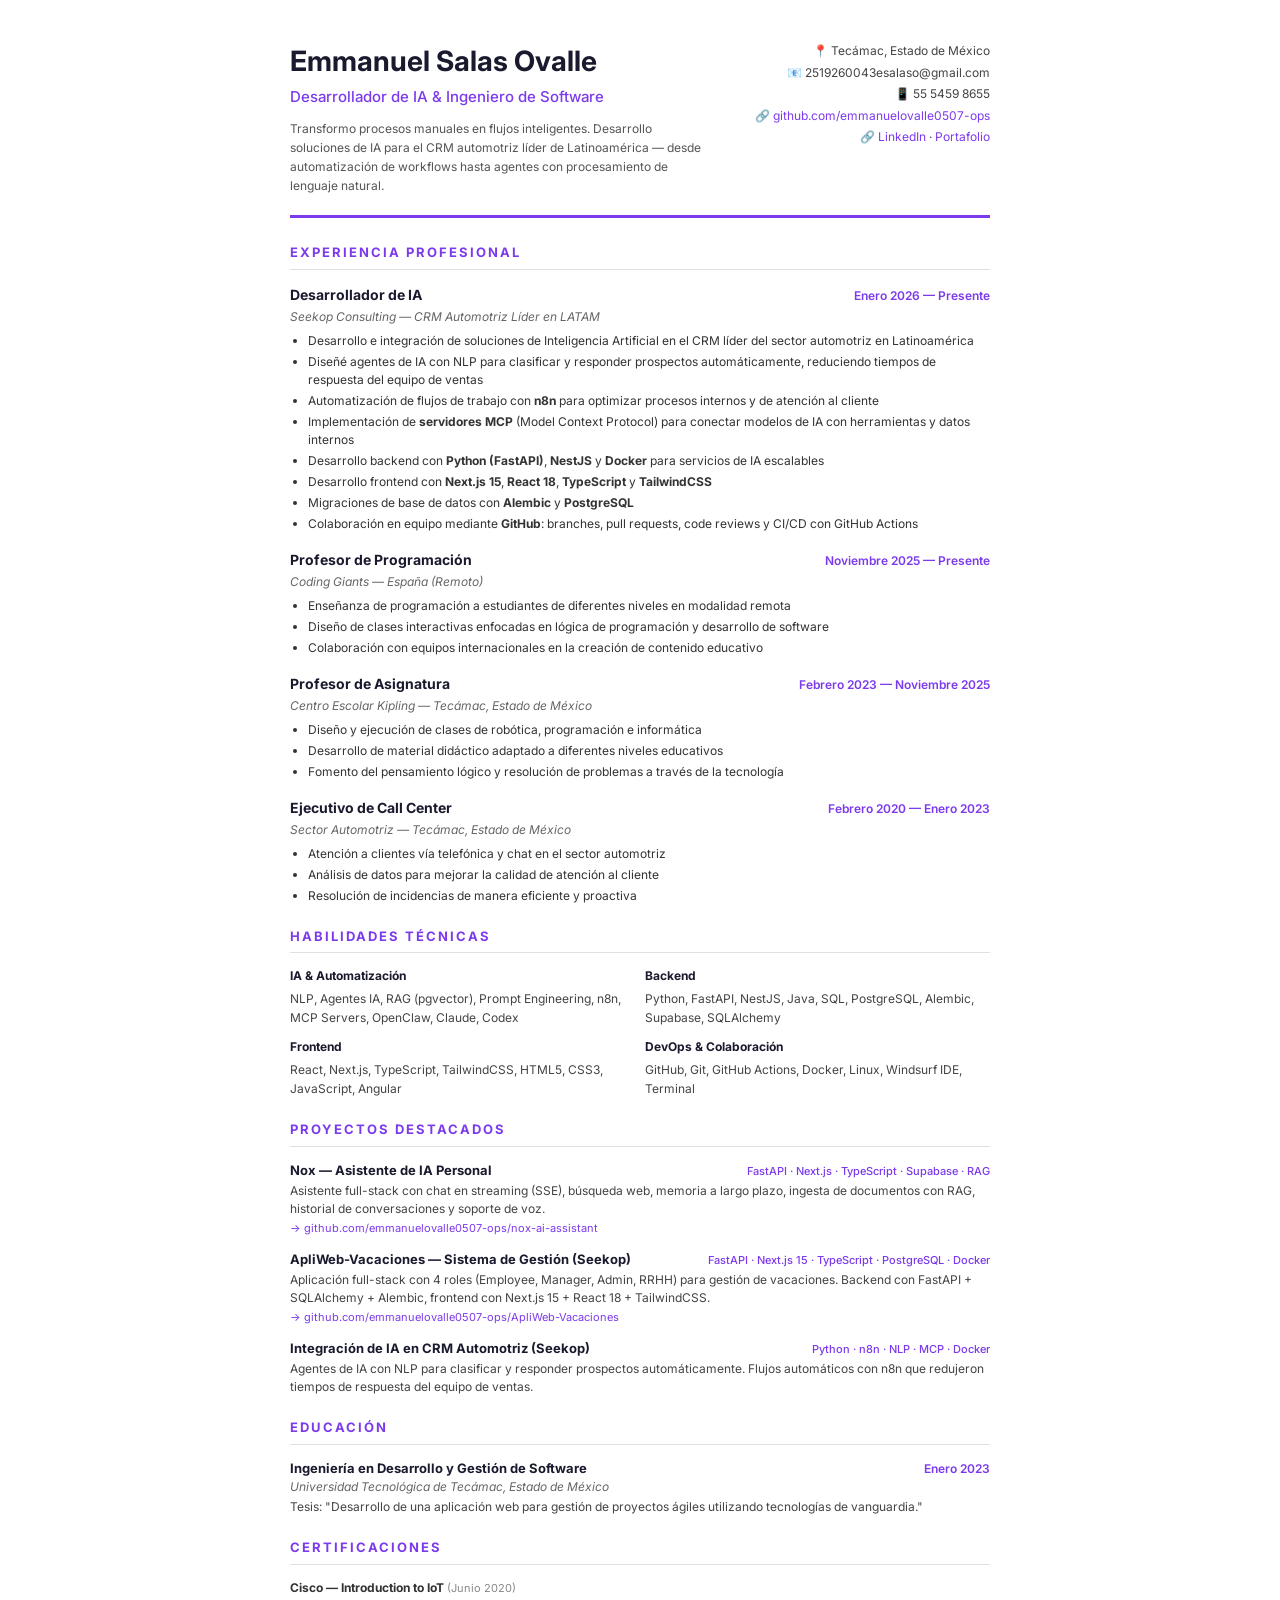
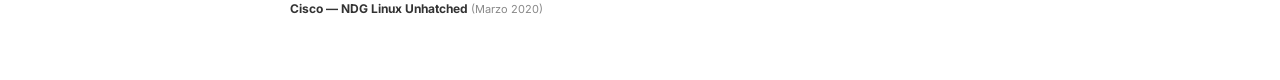
<file: cv.html>
<!DOCTYPE html>
<html lang="es">
<head>
    <meta charset="UTF-8">
    <meta name="viewport" content="width=device-width, initial-scale=1.0">
    <title>CV — Emmanuel Salas Ovalle</title>
    <link rel="preconnect" href="https://fonts.googleapis.com">
    <link rel="preconnect" href="https://fonts.gstatic.com" crossorigin>
    <link href="https://fonts.googleapis.com/css2?family=Inter:wght@300;400;500;600;700&display=swap" rel="stylesheet">
    <style>
        * {
            margin: 0;
            padding: 0;
            box-sizing: border-box;
        }

        body {
            font-family: 'Inter', sans-serif;
            color: #1a1a2e;
            background: #fff;
            font-size: 13px;
            line-height: 1.5;
        }

        .cv {
            max-width: 800px;
            margin: 0 auto;
            padding: 40px 50px;
        }

        /* HEADER */
        .cv-header {
            display: flex;
            justify-content: space-between;
            align-items: flex-start;
            border-bottom: 3px solid #7c3aed;
            padding-bottom: 20px;
            margin-bottom: 25px;
        }

        .cv-header-left h1 {
            font-size: 28px;
            font-weight: 700;
            color: #1a1a2e;
            margin-bottom: 4px;
        }

        .cv-header-left h2 {
            font-size: 15px;
            font-weight: 500;
            color: #7c3aed;
            margin-bottom: 10px;
        }

        .cv-header-left .summary {
            max-width: 420px;
            font-size: 12px;
            color: #555;
            line-height: 1.6;
        }

        .cv-header-right {
            text-align: right;
            font-size: 12px;
            color: #444;
            line-height: 1.8;
        }

        .cv-header-right a {
            color: #7c3aed;
            text-decoration: none;
        }

        .cv-header-right a:hover {
            text-decoration: underline;
        }

        /* SECTIONS */
        .cv-section {
            margin-bottom: 22px;
        }

        .cv-section-title {
            font-size: 13px;
            font-weight: 700;
            text-transform: uppercase;
            letter-spacing: 2px;
            color: #7c3aed;
            border-bottom: 1px solid #e0e0e0;
            padding-bottom: 6px;
            margin-bottom: 14px;
        }

        /* EXPERIENCE */
        .cv-entry {
            margin-bottom: 16px;
        }

        .cv-entry-header {
            display: flex;
            justify-content: space-between;
            align-items: baseline;
            margin-bottom: 3px;
        }

        .cv-entry-title {
            font-size: 14px;
            font-weight: 700;
            color: #1a1a2e;
        }

        .cv-entry-date {
            font-size: 12px;
            font-weight: 600;
            color: #7c3aed;
            white-space: nowrap;
        }

        .cv-entry-company {
            font-size: 12px;
            color: #666;
            font-style: italic;
            margin-bottom: 6px;
        }

        .cv-entry ul {
            padding-left: 18px;
        }

        .cv-entry ul li {
            font-size: 12px;
            color: #333;
            margin-bottom: 3px;
            line-height: 1.5;
        }

        /* SKILLS */
        .skills-grid {
            display: grid;
            grid-template-columns: 1fr 1fr;
            gap: 10px;
        }

        .skill-group h4 {
            font-size: 12px;
            font-weight: 700;
            color: #1a1a2e;
            margin-bottom: 4px;
        }

        .skill-group p {
            font-size: 12px;
            color: #444;
            line-height: 1.6;
        }

        /* PROJECTS */
        .cv-project {
            margin-bottom: 12px;
        }

        .cv-project-header {
            display: flex;
            justify-content: space-between;
            align-items: baseline;
        }

        .cv-project-title {
            font-size: 13px;
            font-weight: 700;
            color: #1a1a2e;
        }

        .cv-project-tech {
            font-size: 11px;
            color: #7c3aed;
            font-weight: 500;
        }

        .cv-project p {
            font-size: 12px;
            color: #444;
            line-height: 1.5;
            margin-top: 2px;
        }

        .cv-project a {
            font-size: 11px;
            color: #7c3aed;
            text-decoration: none;
        }

        /* EDUCATION & CERTS */
        .cv-edu-header {
            display: flex;
            justify-content: space-between;
            align-items: baseline;
        }

        .cv-edu-title {
            font-size: 13px;
            font-weight: 700;
        }

        .cv-edu-date {
            font-size: 12px;
            color: #7c3aed;
            font-weight: 600;
        }

        .cv-edu-school {
            font-size: 12px;
            color: #666;
            font-style: italic;
        }

        .cv-edu-detail {
            font-size: 12px;
            color: #444;
            margin-top: 2px;
        }

        .cert-list {
            list-style: none;
            padding: 0;
        }

        .cert-list li {
            font-size: 12px;
            color: #333;
            margin-bottom: 3px;
        }

        .cert-list li span {
            color: #888;
            font-size: 11px;
        }

        /* PRINT */
        @media print {
            body { font-size: 12px; }
            .cv { padding: 20px 30px; }
            .cv-header { border-bottom-width: 2px; }
            a { color: #7c3aed !important; }
        }

        @page {
            margin: 0.5cm;
            size: letter;
        }
    </style>
</head>
<body>
    <div class="cv">

        <!-- HEADER -->
        <div class="cv-header">
            <div class="cv-header-left">
                <h1>Emmanuel Salas Ovalle</h1>
                <h2>Desarrollador de IA & Ingeniero de Software</h2>
                <p class="summary">Transformo procesos manuales en flujos inteligentes. Desarrollo soluciones de IA para el CRM automotriz líder de Latinoamérica — desde automatización de workflows hasta agentes con procesamiento de lenguaje natural.</p>
            </div>
            <div class="cv-header-right">
                📍 Tecámac, Estado de México<br>
                📧 2519260043esalaso@gmail.com<br>
                📱 55 5459 8655<br>
                🔗 <a href="https://github.com/emmanuelovalle0507-ops">github.com/emmanuelovalle0507-ops</a><br>
                🔗 <a href="https://www.linkedin.com/in/salas-ovalle-emmanuel-2b5255261/">LinkedIn</a> · <a href="https://emmanuelovalle0507-ops.github.io/trabajo-portafolio-CV/">Portafolio</a>
            </div>
        </div>

        <!-- EXPERIENCIA -->
        <div class="cv-section">
            <h3 class="cv-section-title">Experiencia Profesional</h3>

            <div class="cv-entry">
                <div class="cv-entry-header">
                    <span class="cv-entry-title">Desarrollador de IA</span>
                    <span class="cv-entry-date">Enero 2026 — Presente</span>
                </div>
                <p class="cv-entry-company">Seekop Consulting — CRM Automotriz Líder en LATAM</p>
                <ul>
                    <li>Desarrollo e integración de soluciones de Inteligencia Artificial en el CRM líder del sector automotriz en Latinoamérica</li>
                    <li>Diseñé agentes de IA con NLP para clasificar y responder prospectos automáticamente, reduciendo tiempos de respuesta del equipo de ventas</li>
                    <li>Automatización de flujos de trabajo con <strong>n8n</strong> para optimizar procesos internos y de atención al cliente</li>
                    <li>Implementación de <strong>servidores MCP</strong> (Model Context Protocol) para conectar modelos de IA con herramientas y datos internos</li>
                    <li>Desarrollo backend con <strong>Python (FastAPI)</strong>, <strong>NestJS</strong> y <strong>Docker</strong> para servicios de IA escalables</li>
                    <li>Desarrollo frontend con <strong>Next.js 15</strong>, <strong>React 18</strong>, <strong>TypeScript</strong> y <strong>TailwindCSS</strong></li>
                    <li>Migraciones de base de datos con <strong>Alembic</strong> y <strong>PostgreSQL</strong></li>
                    <li>Colaboración en equipo mediante <strong>GitHub</strong>: branches, pull requests, code reviews y CI/CD con GitHub Actions</li>
                </ul>
            </div>

            <div class="cv-entry">
                <div class="cv-entry-header">
                    <span class="cv-entry-title">Profesor de Programación</span>
                    <span class="cv-entry-date">Noviembre 2025 — Presente</span>
                </div>
                <p class="cv-entry-company">Coding Giants — España (Remoto)</p>
                <ul>
                    <li>Enseñanza de programación a estudiantes de diferentes niveles en modalidad remota</li>
                    <li>Diseño de clases interactivas enfocadas en lógica de programación y desarrollo de software</li>
                    <li>Colaboración con equipos internacionales en la creación de contenido educativo</li>
                </ul>
            </div>

            <div class="cv-entry">
                <div class="cv-entry-header">
                    <span class="cv-entry-title">Profesor de Asignatura</span>
                    <span class="cv-entry-date">Febrero 2023 — Noviembre 2025</span>
                </div>
                <p class="cv-entry-company">Centro Escolar Kipling — Tecámac, Estado de México</p>
                <ul>
                    <li>Diseño y ejecución de clases de robótica, programación e informática</li>
                    <li>Desarrollo de material didáctico adaptado a diferentes niveles educativos</li>
                    <li>Fomento del pensamiento lógico y resolución de problemas a través de la tecnología</li>
                </ul>
            </div>

            <div class="cv-entry">
                <div class="cv-entry-header">
                    <span class="cv-entry-title">Ejecutivo de Call Center</span>
                    <span class="cv-entry-date">Febrero 2020 — Enero 2023</span>
                </div>
                <p class="cv-entry-company">Sector Automotriz — Tecámac, Estado de México</p>
                <ul>
                    <li>Atención a clientes vía telefónica y chat en el sector automotriz</li>
                    <li>Análisis de datos para mejorar la calidad de atención al cliente</li>
                    <li>Resolución de incidencias de manera eficiente y proactiva</li>
                </ul>
            </div>
        </div>

        <!-- HABILIDADES TÉCNICAS -->
        <div class="cv-section">
            <h3 class="cv-section-title">Habilidades Técnicas</h3>
            <div class="skills-grid">
                <div class="skill-group">
                    <h4>IA & Automatización</h4>
                    <p>NLP, Agentes IA, RAG (pgvector), Prompt Engineering, n8n, MCP Servers, OpenClaw, Claude, Codex</p>
                </div>
                <div class="skill-group">
                    <h4>Backend</h4>
                    <p>Python, FastAPI, NestJS, Java, SQL, PostgreSQL, Alembic, Supabase, SQLAlchemy</p>
                </div>
                <div class="skill-group">
                    <h4>Frontend</h4>
                    <p>React, Next.js, TypeScript, TailwindCSS, HTML5, CSS3, JavaScript, Angular</p>
                </div>
                <div class="skill-group">
                    <h4>DevOps & Colaboración</h4>
                    <p>GitHub, Git, GitHub Actions, Docker, Linux, Windsurf IDE, Terminal</p>
                </div>
            </div>
        </div>

        <!-- PROYECTOS DESTACADOS -->
        <div class="cv-section">
            <h3 class="cv-section-title">Proyectos Destacados</h3>

            <div class="cv-project">
                <div class="cv-project-header">
                    <span class="cv-project-title">Nox — Asistente de IA Personal</span>
                    <span class="cv-project-tech">FastAPI · Next.js · TypeScript · Supabase · RAG</span>
                </div>
                <p>Asistente full-stack con chat en streaming (SSE), búsqueda web, memoria a largo plazo, ingesta de documentos con RAG, historial de conversaciones y soporte de voz.</p>
                <a href="https://github.com/emmanuelovalle0507-ops/nox-ai-assistant">→ github.com/emmanuelovalle0507-ops/nox-ai-assistant</a>
            </div>

            <div class="cv-project">
                <div class="cv-project-header">
                    <span class="cv-project-title">ApliWeb-Vacaciones — Sistema de Gestión (Seekop)</span>
                    <span class="cv-project-tech">FastAPI · Next.js 15 · TypeScript · PostgreSQL · Docker</span>
                </div>
                <p>Aplicación full-stack con 4 roles (Employee, Manager, Admin, RRHH) para gestión de vacaciones. Backend con FastAPI + SQLAlchemy + Alembic, frontend con Next.js 15 + React 18 + TailwindCSS.</p>
                <a href="https://github.com/emmanuelovalle0507-ops/ApliWeb-Vacaciones">→ github.com/emmanuelovalle0507-ops/ApliWeb-Vacaciones</a>
            </div>

            <div class="cv-project">
                <div class="cv-project-header">
                    <span class="cv-project-title">Integración de IA en CRM Automotriz (Seekop)</span>
                    <span class="cv-project-tech">Python · n8n · NLP · MCP · Docker</span>
                </div>
                <p>Agentes de IA con NLP para clasificar y responder prospectos automáticamente. Flujos automáticos con n8n que redujeron tiempos de respuesta del equipo de ventas.</p>
            </div>
        </div>

        <!-- EDUCACIÓN -->
        <div class="cv-section">
            <h3 class="cv-section-title">Educación</h3>
            <div class="cv-entry">
                <div class="cv-edu-header">
                    <span class="cv-edu-title">Ingeniería en Desarrollo y Gestión de Software</span>
                    <span class="cv-edu-date">Enero 2023</span>
                </div>
                <p class="cv-edu-school">Universidad Tecnológica de Tecámac, Estado de México</p>
                <p class="cv-edu-detail">Tesis: "Desarrollo de una aplicación web para gestión de proyectos ágiles utilizando tecnologías de vanguardia."</p>
            </div>
        </div>

        <!-- CERTIFICACIONES -->
        <div class="cv-section">
            <h3 class="cv-section-title">Certificaciones</h3>
            <ul class="cert-list">
                <li><strong>Cisco — Introduction to IoT</strong> <span>(Junio 2020)</span></li>
                <li><strong>Cisco — NDG Linux Unhatched</strong> <span>(Marzo 2020)</span></li>
            </ul>
        </div>

    </div>
</body>
</html>
</file>
